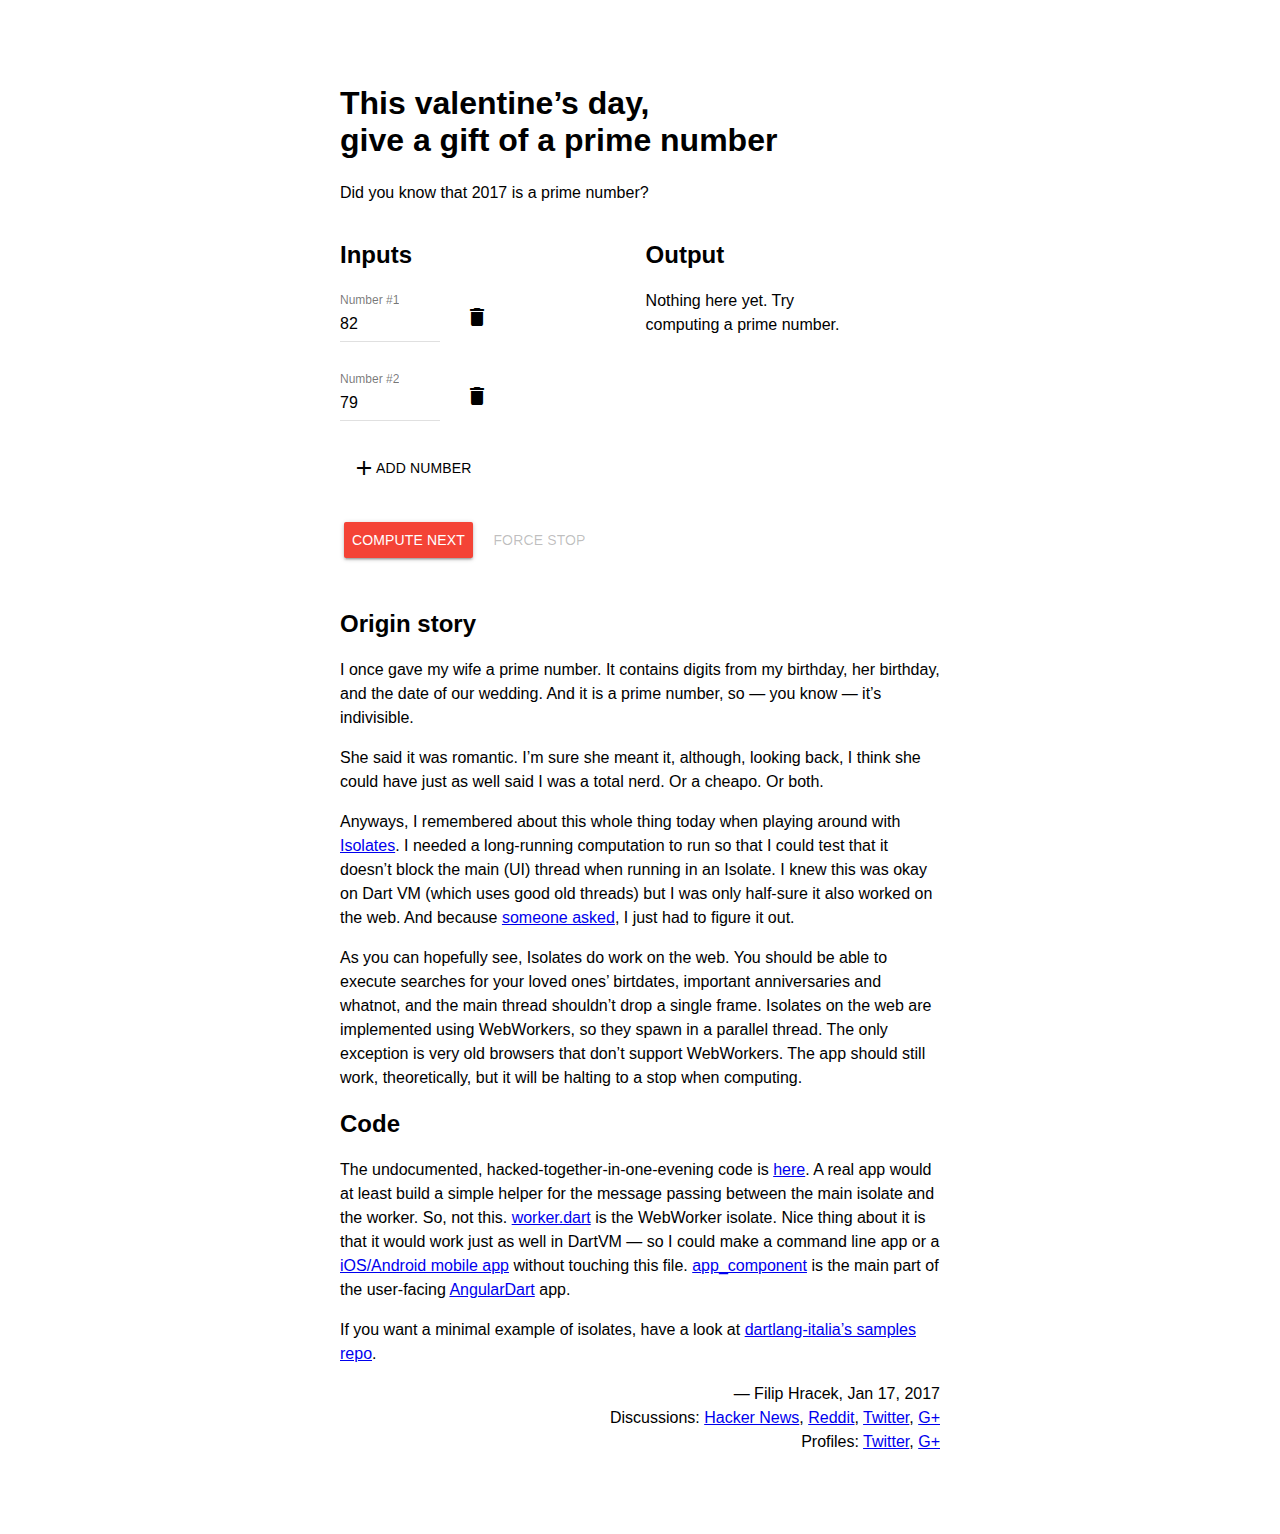
<file: index.html>
<!DOCTYPE html><html><head>
    <title>This valentine’s day, give a gift of a prime number</title>
    <meta charset="utf-8">
    <meta name="viewport" content="width=device-width, initial-scale=1">

    <meta property="og:title" content="Prime Finder">
    <meta property="og:url" content="http://filiph.github.io/prime_finder/">
    <meta property="og:description" content="This valentine’s day, give a gift of a prime number">
    <meta property="og:image" content="http://filiph.github.io/prime_finder/img/screenshot.png">

    <meta name="twitter:card" content="summary_large_image">
    <meta name="twitter:site" content="@filiphracek">
    <meta name="twitter:title" content="Prime Finder">
    <meta name="twitter:description" content="This valentine’s day, give a gift of a prime number">
    <meta name="twitter:image" content="http://filiph.github.io/prime_finder/img/screenshot.png">


    <script defer="" src="main.dart.js"></script>
    
    <link rel="stylesheet" type="text/css" href="https://fonts.googleapis.com/icon?family=Material+Icons">
    <style>
      body {
        max-width: 600px;
        margin: 0 auto;
        padding: 5vw;
        font-family: Roboto, Helvetica, Arial, sans-serif;
      }

      p {
        line-height: 150%;
      }

      my-app img {
        margin-left: -20px;
        max-width: 100%;
      }

      .right {
        text-align: right;
      }
    </style>
  </head>
  <body>
    <h1>
      This valentine’s day,<br>
      give a gift of a prime number
    </h1>

    <p>Did you know that 2017 is a prime number?</p>

    <my-app>
      <img src="img/isolate-blurred.jpg">
      <!-- TODO: Add blurred preview -->
    </my-app>

    <h2 id="origin_story">Origin story</h2>

    <p>I once gave my wife a prime number. It contains digits from my birthday, her birthday, and the date of our wedding. And it is a prime number, so — you know — it’s indivisible.</p>

    <p>She said it was romantic. I’m sure she meant it, although, looking back, I think she could have just as well said I was a total nerd. Or a cheapo. Or both.</p>

    <p>Anyways, I remembered about this whole thing today when playing around with <a href="https://api.dartlang.org/stable/1.21.1/dart-isolate/dart-isolate-library.html">Isolates</a>. I needed a long-running computation to run so that I could test that it doesn’t block the main (UI) thread when running in an Isolate. I knew this was okay on Dart VM (which uses good old threads) but I was only half-sure it also worked on the web. And because <a href="https://twitter.com/sur3shg/status/821304340715405312">someone asked</a>, I just had to figure it out. </p>

    <p>As you can hopefully see, Isolates do work on the web. You should be able to execute searches for your loved ones’ birtdates, important anniversaries and whatnot, and the main thread shouldn’t drop a single frame. Isolates on the web are implemented using WebWorkers, so they spawn in a parallel thread. The only exception is very old browsers that don’t support WebWorkers. The app should still work, theoretically, but it will be halting to a stop when computing.</p>

    <h2 id="code">Code</h2>

    <p>The undocumented, hacked-together-in-one-evening code is <a href="https://github.com/filiph/prime_finder">here</a>. A real app would at least build a simple helper for the message passing between the main isolate and the worker. So, not this. <a href="https://github.com/filiph/prime_finder/blob/master/web/worker.dart">worker.dart</a> is the WebWorker isolate. Nice thing about it is that it would work just as well in DartVM — so I could make a command line app or a <a href="https://flutter.io/">iOS/Android mobile app</a> without touching this file. <a href="https://github.com/filiph/prime_finder/tree/master/lib">app_component</a> is the main part of the user-facing <a href="https://webdev.dartlang.org/angular">AngularDart</a> app.</p>

    <p>If you want a minimal example of isolates, have a look at <a href="https://github.com/dartlang-italia/dart-libraries-samples/tree/master/isolate">dartlang-italia’s samples repo</a>.</p>

    <p class="right">— Filip Hracek, Jan 17, 2017 <br>
      &nbsp;&nbsp;&nbsp;&nbsp;Discussions: <a href="https://news.ycombinator.com/item?id=13424312">Hacker News</a>, <a href="https://www.reddit.com/r/programming/comments/5onlwf/this_valentines_day_give_your_significant_other_a/">Reddit</a>, <a href="https://twitter.com/filiphracek/status/821593209843417088">Twitter</a>, <a href="https://plus.google.com/u/0/+filiphracek/posts/A1ABeaSogs8">G+</a> <br>
      &nbsp;&nbsp;&nbsp;&nbsp;Profiles: <a href="https://twitter.com/filiphracek">Twitter</a>, <a href="https://plus.google.com/+filiphracek">G+</a></p>

  

</body></html>
</file>
